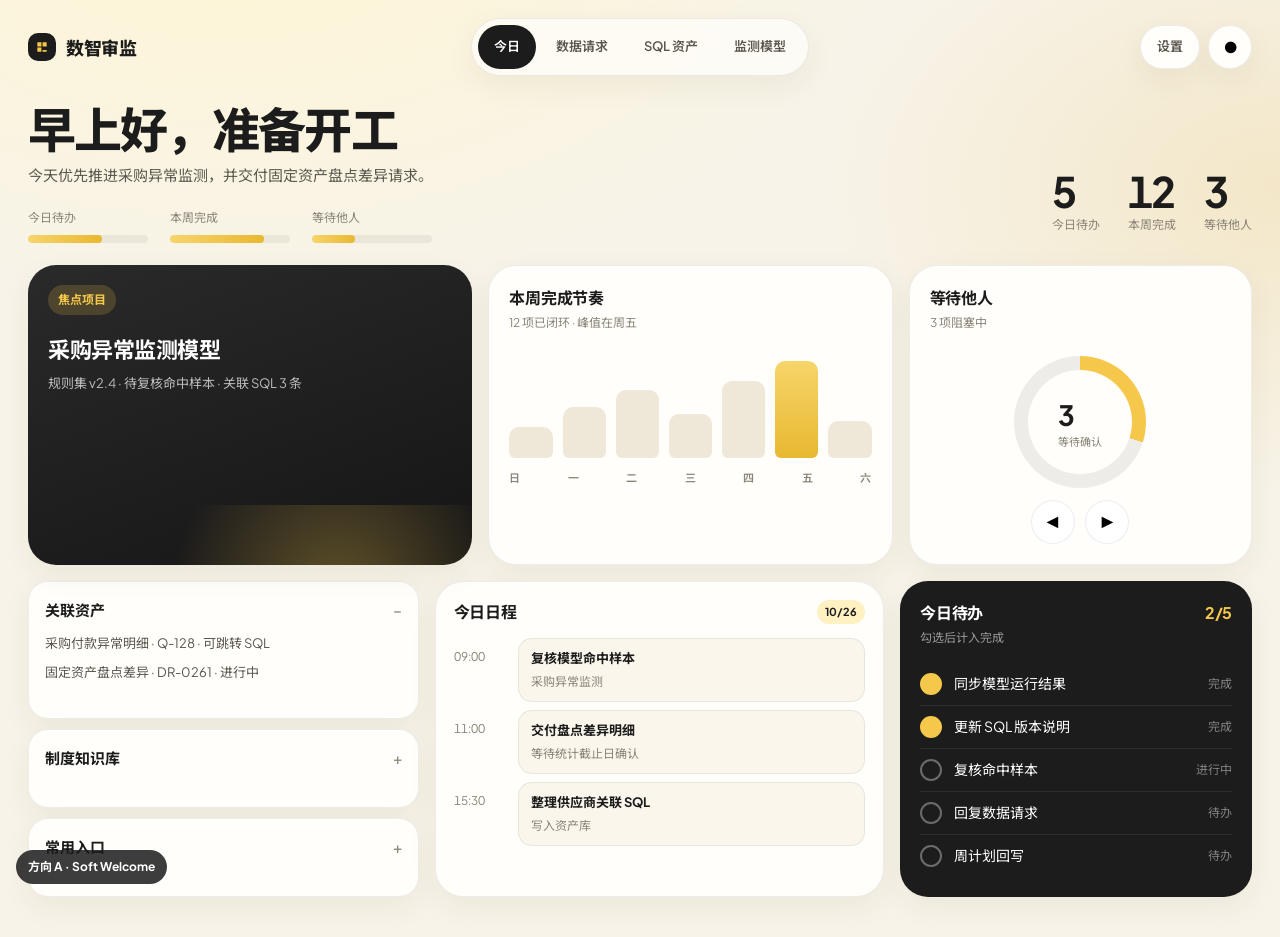
<file: audit-ai-workbench-ui/design-demos/dir-1.html>
<!DOCTYPE html>
<html lang="zh-CN">
<head>
<meta charset="UTF-8">
<meta name="viewport" content="width=device-width, initial-scale=1">
<title>方向 A · Soft Welcome · 数智审监工作台</title>
<link rel="preconnect" href="https://fonts.googleapis.com">
<link href="https://fonts.googleapis.com/css2?family=Plus+Jakarta+Sans:wght@400;500;600;700;800&family=Noto+Sans+SC:wght@400;500;700&family=JetBrains+Mono:wght@400;500&display=swap" rel="stylesheet">
<style>
:root{
  --page:#F7F3E8;
  --page-2:#FBF6E8;
  --card:#FFFEFB;
  --ink:#1C1C1C;
  --ink-2:#5C574E;
  --ink-3:#8A8478;
  --line:rgba(28,28,28,.08);
  --gold:#F5C84B;
  --gold-soft:#FFF1C2;
  --shadow:0 10px 30px rgba(60,48,20,.06);
  --r:28px; --r-sm:16px;
  --font:"Plus Jakarta Sans","Noto Sans SC",system-ui,sans-serif;
  --mono:"JetBrains Mono",ui-monospace,monospace;
}
*{box-sizing:border-box}
body{margin:0;min-height:100vh;font-family:var(--font);color:var(--ink);background:
  radial-gradient(1200px 700px at 18% -10%,#FFF6D4 0%,transparent 55%),
  radial-gradient(900px 600px at 100% 20%,#F3E7C8 0%,transparent 50%),
  var(--page); font-size:15px; line-height:1.5;}
button,input{font:inherit}
.app{max-width:1440px;margin:0 auto;padding:18px 28px 40px}
.top{display:grid;grid-template-columns:180px 1fr 180px;align-items:center;gap:16px;margin-bottom:28px}
.brand{display:flex;align-items:center;gap:10px;font-weight:800;font-size:18px;letter-spacing:-.02em}
.brand i{width:28px;height:28px;border-radius:10px;background:var(--ink);display:grid;place-items:center}
.brand i svg{width:14px;height:14px;fill:#F5C84B}
.pill-nav{justify-self:center;display:flex;gap:4px;padding:6px;background:rgba(255,254,251,.72);border:1px solid var(--line);border-radius:999px;backdrop-filter:blur(12px);box-shadow:var(--shadow)}
.pill-nav button{border:0;background:transparent;color:var(--ink-2);padding:10px 16px;border-radius:999px;cursor:pointer;font-weight:600;font-size:13px;min-height:44px}
.pill-nav button.active{background:var(--ink);color:#fff}
.top-actions{justify-self:end;display:flex;gap:8px;align-items:center}
.ghost{min-width:44px;min-height:44px;border-radius:999px;border:1px solid var(--line);background:var(--card);display:grid;place-items:center;cursor:pointer;box-shadow:var(--shadow)}
.ghost.wide{padding:0 16px;font-weight:600;font-size:13px;color:var(--ink-2)}
.view{display:none}.view.active{display:block}
.hero{display:grid;grid-template-columns:1.4fr .9fr;gap:24px;align-items:end;margin-bottom:22px}
.hero h1{margin:0;font-size:48px;letter-spacing:-.04em;line-height:1.05;font-weight:800}
.hero p{margin:10px 0 0;color:var(--ink-2);max-width:36em}
.mini-bars{display:flex;gap:22px;margin-top:22px;flex-wrap:wrap}
.mini-bars div{min-width:120px}
.mini-bars span{display:block;font-size:12px;color:var(--ink-3);margin-bottom:8px}
.bar{height:8px;border-radius:999px;background:rgba(28,28,28,.06);overflow:hidden}
.bar i{display:block;height:100%;border-radius:inherit;background:linear-gradient(90deg,#F7D56A,#E8B830)}
.stats{display:flex;gap:28px;justify-content:flex-end;padding-bottom:8px}
.stats strong{display:block;font-size:42px;font-variant-numeric:tabular-nums;letter-spacing:-.04em;line-height:1}
.stats em{font-style:normal;font-size:12px;color:var(--ink-3)}
.grid{display:grid;grid-template-columns:1.1fr 1fr .85fr;gap:16px;margin-bottom:16px}
.card{background:var(--card);border:1px solid var(--line);border-radius:var(--r);box-shadow:var(--shadow);padding:20px}
.card h3{margin:0 0 4px;font-size:16px;letter-spacing:-.02em}
.card .sub{margin:0 0 16px;color:var(--ink-3);font-size:12px}
.focus{position:relative;overflow:hidden;min-height:220px;background:linear-gradient(160deg,#2A2A2A,#151515);color:#fff;border:0}
.focus::after{content:"";position:absolute;inset:auto -20% -40% 20%;height:180px;background:radial-gradient(circle,#F5C84B55,transparent 70%)}
.focus .tag{display:inline-flex;padding:6px 10px;border-radius:999px;background:rgba(245,200,75,.18);color:#F5C84B;font-size:12px;font-weight:700}
.focus h3{color:#fff;font-size:22px;margin-top:18px;position:relative}
.focus p{color:rgba(255,255,255,.7);position:relative;margin:8px 0 0;font-size:13px}
.chart{display:flex;align-items:flex-end;gap:10px;height:110px;margin:8px 0 12px}
.chart span{flex:1;border-radius:10px 10px 6px 6px;background:#EFE8D8;display:block}
.chart span.on{background:linear-gradient(180deg,#F7D56A,#E8B830)}
.days{display:flex;justify-content:space-between;color:var(--ink-3);font-size:11px;font-weight:600}
.ring-wrap{display:grid;place-items:center;padding:8px 0 4px}
.ring{width:132px;height:132px;border-radius:50%;background:
  conic-gradient(#F5C84B 0 108deg, rgba(28,28,28,.08) 0);
  display:grid;place-items:center;position:relative}
.ring::before{content:"";position:absolute;inset:14px;border-radius:50%;background:var(--card)}
.ring b{position:relative;font-size:28px;font-variant-numeric:tabular-nums;letter-spacing:-.03em}
.ring small{position:relative;display:block;text-align:center;color:var(--ink-3);font-size:11px;margin-top:-2px}
.controls{display:flex;justify-content:center;gap:10px;margin-top:8px}
.controls button{width:44px;height:44px;border-radius:50%;border:1px solid var(--line);background:#fff;cursor:pointer}
.bottom{display:grid;grid-template-columns:1fr 1.15fr .9fr;gap:16px}
.acc{display:grid;gap:10px}
.acc details{background:var(--card);border:1px solid var(--line);border-radius:20px;padding:14px 16px;box-shadow:var(--shadow)}
.acc summary{cursor:pointer;font-weight:700;list-style:none;display:flex;justify-content:space-between;align-items:center;min-height:28px}
.acc summary::-webkit-details-marker{display:none}
.acc summary::after{content:"+";color:var(--ink-3);font-weight:500}
.acc details[open] summary::after{content:"–"}
.acc p{margin:10px 0 0;color:var(--ink-2);font-size:13px}
.cal{padding:18px}
.cal-head{display:flex;justify-content:space-between;align-items:center;margin-bottom:14px}
.slots{display:grid;gap:8px}
.slot{display:grid;grid-template-columns:54px 1fr;gap:10px;align-items:start}
.slot time{font-size:12px;color:var(--ink-3);font-variant-numeric:tabular-nums;padding-top:10px}
.slot div{background:#FAF6EC;border-radius:14px;padding:10px 12px;border:1px solid var(--line)}
.slot strong{display:block;font-size:13px}
.slot span{font-size:12px;color:var(--ink-3)}
.dark{background:var(--ink);color:#fff;border:0}
.dark .sub{color:rgba(255,255,255,.55)}
.task{display:flex;align-items:center;gap:12px;padding:10px 0;border-bottom:1px solid rgba(255,255,255,.08)}
.task:last-child{border-bottom:0}
.task button{width:22px;height:22px;border-radius:50%;border:2px solid rgba(255,255,255,.35);background:transparent;cursor:pointer;flex:none}
.task button.done{background:var(--gold);border-color:var(--gold)}
.task span{font-size:14px}
.task small{margin-left:auto;color:rgba(255,255,255,.45);font-size:12px}
.toolbar{display:flex;gap:10px;margin-bottom:14px;flex-wrap:wrap}
.search{flex:1;min-width:220px;min-height:44px;border-radius:999px;border:1px solid var(--line);background:var(--card);padding:0 16px;box-shadow:var(--shadow)}
.table{width:100%;border-collapse:separate;border-spacing:0 8px}
.table th{text-align:left;font-size:12px;color:var(--ink-3);font-weight:600;padding:0 14px 4px}
.table td{background:var(--card);padding:14px;border-top:1px solid var(--line);border-bottom:1px solid var(--line);font-size:13px}
.table tr td:first-child{border-left:1px solid var(--line);border-radius:16px 0 0 16px}
.table tr td:last-child{border-right:1px solid var(--line);border-radius:0 16px 16px 0}
.table tr{cursor:pointer}
.table tr:hover td{background:#FFFBF0}
.chip{display:inline-flex;padding:4px 8px;border-radius:999px;background:var(--gold-soft);font-size:11px;font-weight:700}
.mono{font-family:var(--mono);font-size:12px;background:#1C1C1C;color:#E8E2D4;border-radius:18px;padding:16px;overflow:auto;line-height:1.6}
.kw{color:#F5C84B}.tb{color:#9AD0FF}
.panel{display:grid;grid-template-columns:1.2fr .8fr;gap:16px}
.meta div{display:flex;justify-content:space-between;padding:10px 0;border-bottom:1px solid var(--line);font-size:13px}
.meta span{color:var(--ink-3)}
.link{color:#B8860B;font-weight:700;cursor:pointer;background:none;border:0;padding:0;font:inherit}
.dir-tag{position:fixed;left:16px;bottom:16px;z-index:9;background:var(--ink);color:#fff;padding:8px 12px;border-radius:999px;font-size:12px;font-weight:700;opacity:.85}
@media (max-width:1100px){
  .top{grid-template-columns:1fr}.pill-nav{justify-self:stretch;overflow:auto}
  .hero,.grid,.bottom,.panel{grid-template-columns:1fr}
  .stats{justify-content:flex-start}
}
</style>
</head>
<body>
<div class="app">
  <header class="top">
    <div class="brand"><i><svg viewBox="0 0 24 24"><path d="M4 4h7v7H4V4zm9 0h7v7h-7V4zM4 13h7v7H4v-7zm9 4h7v3h-7v-3z"/></svg></i>数智审监</div>
    <nav class="pill-nav" id="nav">
      <button class="active" data-view="today">今日</button>
      <button data-view="requests">数据请求</button>
      <button data-view="sql">SQL 资产</button>
      <button data-view="models">监测模型</button>
    </nav>
    <div class="top-actions">
      <button class="ghost wide" type="button">设置</button>
      <button class="ghost" type="button" aria-label="通知">●</button>
    </div>
  </header>

  <section class="view active" id="view-today">
    <div class="hero">
      <div>
        <h1>早上好，准备开工</h1>
        <p>今天优先推进采购异常监测，并交付固定资产盘点差异请求。</p>
        <div class="mini-bars">
          <div><span>今日待办</span><div class="bar"><i style="width:62%"></i></div></div>
          <div><span>本周完成</span><div class="bar"><i style="width:78%"></i></div></div>
          <div><span>等待他人</span><div class="bar"><i style="width:36%"></i></div></div>
        </div>
      </div>
      <div class="stats">
        <div><strong>5</strong><em>今日待办</em></div>
        <div><strong>12</strong><em>本周完成</em></div>
        <div><strong>3</strong><em>等待他人</em></div>
      </div>
    </div>
    <div class="grid">
      <article class="card focus">
        <span class="tag">焦点项目</span>
        <h3>采购异常监测模型</h3>
        <p>规则集 v2.4 · 待复核命中样本 · 关联 SQL 3 条</p>
      </article>
      <article class="card">
        <h3>本周完成节奏</h3>
        <p class="sub">12 项已闭环 · 峰值在周五</p>
        <div class="chart" id="weekChart">
          <span style="height:28%"></span><span style="height:46%"></span><span style="height:62%"></span><span style="height:40%"></span><span style="height:70%"></span><span class="on" style="height:88%"></span><span style="height:34%"></span>
        </div>
        <div class="days"><span>日</span><span>一</span><span>二</span><span>三</span><span>四</span><span>五</span><span>六</span></div>
      </article>
      <article class="card">
        <h3>等待他人</h3>
        <p class="sub">3 项阻塞中</p>
        <div class="ring-wrap"><div class="ring"><div><b>3</b><small>等待确认</small></div></div></div>
        <div class="controls"><button type="button">◀</button><button type="button">▶</button></div>
      </article>
    </div>
    <div class="bottom">
      <div class="acc">
        <details open>
          <summary>关联资产</summary>
          <p>采购付款异常明细 · Q-128 · 可跳转 SQL</p>
          <p>固定资产盘点差异 · DR-0261 · 进行中</p>
        </details>
        <details><summary>制度知识库</summary><p>采购管理制度与付款校验口径。</p></details>
        <details><summary>常用入口</summary><p>审计系统 · 数据仓库 · BI · 法规库 · 知识库</p></details>
      </div>
      <article class="card cal">
        <div class="cal-head"><h3 style="margin:0">今日日程</h3><span class="chip">10/26</span></div>
        <div class="slots">
          <div class="slot"><time>09:00</time><div><strong>复核模型命中样本</strong><span>采购异常监测</span></div></div>
          <div class="slot"><time>11:00</time><div><strong>交付盘点差异明细</strong><span>等待统计截止日确认</span></div></div>
          <div class="slot"><time>15:30</time><div><strong>整理供应商关联 SQL</strong><span>写入资产库</span></div></div>
        </div>
      </article>
      <article class="card dark">
        <h3>今日待办 <span style="float:right;color:var(--gold)">2/5</span></h3>
        <p class="sub">勾选后计入完成</p>
        <div class="task"><button class="done" type="button"></button><span>同步模型运行结果</span><small>完成</small></div>
        <div class="task"><button class="done" type="button"></button><span>更新 SQL 版本说明</span><small>完成</small></div>
        <div class="task"><button type="button" data-check></button><span>复核命中样本</span><small>进行中</small></div>
        <div class="task"><button type="button" data-check></button><span>回复数据请求</span><small>待办</small></div>
        <div class="task"><button type="button" data-check></button><span>周计划回写</span><small>待办</small></div>
      </article>
    </div>
  </section>

  <section class="view" id="view-requests">
    <div class="toolbar"><input class="search" placeholder="搜索请求主题、需求人、部门…"><button class="ghost wide" type="button">新建请求</button></div>
    <table class="table">
      <thead><tr><th>主题</th><th>用途</th><th>关联 SQL</th><th>关联项目</th><th>状态</th></tr></thead>
      <tbody>
        <tr><td>固定资产盘点差异</td><td>报告支撑</td><td><button class="link" type="button" data-go="sql">Q-131</button></td><td><button class="link" type="button">审计报告数据支撑</button></td><td><span class="chip">处理中</span></td></tr>
        <tr><td>采购付款明细</td><td>采购审计</td><td><button class="link" type="button" data-go="sql">Q-128</button></td><td><button class="link" type="button">采购异常监测</button></td><td><span class="chip">待确认</span></td></tr>
        <tr><td>供应商关联分析</td><td>关联交易</td><td><button class="link" type="button" data-go="sql">Q-126</button></td><td><button class="link" type="button">采购异常监测</button></td><td><span class="chip">待处理</span></td></tr>
      </tbody>
    </table>
  </section>

  <section class="view" id="view-sql">
    <div class="toolbar"><input class="search" placeholder="搜索 SQL 名称、标签、表名…"><button class="ghost wide" type="button">新建资产</button></div>
    <div class="panel">
      <article class="card">
        <h3>采购付款异常明细</h3>
        <p class="sub">Q-128 · v1.4 · 复用 18 次 · 已验证</p>
        <pre class="mono"><span class="kw">SELECT</span> vendor_id, pay_amt, risk_flag
<span class="kw">FROM</span> <span class="tb">dwd.purchase_payment</span>
<span class="kw">WHERE</span> pay_amt &gt; :threshold
<span class="kw">ORDER BY</span> pay_amt <span class="kw">DESC</span>;</pre>
      </article>
      <article class="card meta">
        <h3>资产关系</h3>
        <div><span>关联项目</span><strong>采购异常监测</strong></div>
        <div><span>涉及表</span><strong>dwd.purchase_payment</strong></div>
        <div><span>关联请求</span><strong>DR-0258</strong></div>
        <div><span>最近更新</span><strong>2026-10-22</strong></div>
        <p class="sub" style="margin-top:14px">用途：识别超额付款与异常供应商。</p>
      </article>
    </div>
  </section>

  <section class="view" id="view-models">
    <div class="panel">
      <article class="card">
        <h3>采购异常监测模型</h3>
        <p class="sub">M-014 · v2.4 · 每日 06:30 · 运行正常</p>
        <div class="acc" style="margin-top:12px">
          <details open><summary>更新步骤</summary><p>☑ 更新前检查　☐ 修改规则　☐ 发布　☐ 验证　☐ 回滚预案</p></details>
          <details><summary>规则定义</summary><p>超额付款阈值 · 同供应商集中度 · 周末异常支付。</p></details>
          <details><summary>关联 SQL</summary><p><button class="link" data-go="sql" type="button">Q-128</button> · <button class="link" data-go="sql" type="button">Q-126</button></p></details>
        </div>
      </article>
      <article class="card">
        <h3>最近结果</h3>
        <p class="sub">命中 46 · 待复核 8</p>
        <div class="chart" style="height:140px">
          <span style="height:40%"></span><span style="height:55%"></span><span style="height:48%"></span><span style="height:70%"></span><span class="on" style="height:82%"></span><span style="height:60%"></span><span style="height:52%"></span>
        </div>
        <div class="days"><span>一</span><span>二</span><span>三</span><span>四</span><span>五</span><span>六</span><span>日</span></div>
      </article>
    </div>
  </section>
</div>
<div class="dir-tag">方向 A · Soft Welcome</div>
<script>
const nav=document.getElementById('nav');
function show(name){
  document.querySelectorAll('.view').forEach(v=>v.classList.toggle('active',v.id==='view-'+name));
  nav.querySelectorAll('button').forEach(b=>b.classList.toggle('active',b.dataset.view===name));
}
nav.addEventListener('click',e=>{const b=e.target.closest('button[data-view]');if(b)show(b.dataset.view)});
document.addEventListener('click',e=>{
  const go=e.target.closest('[data-go]'); if(go) show(go.dataset.go);
  const ck=e.target.closest('[data-check]'); if(ck){ck.classList.toggle('done');}
});
</script>
</body>
</html>
</file>
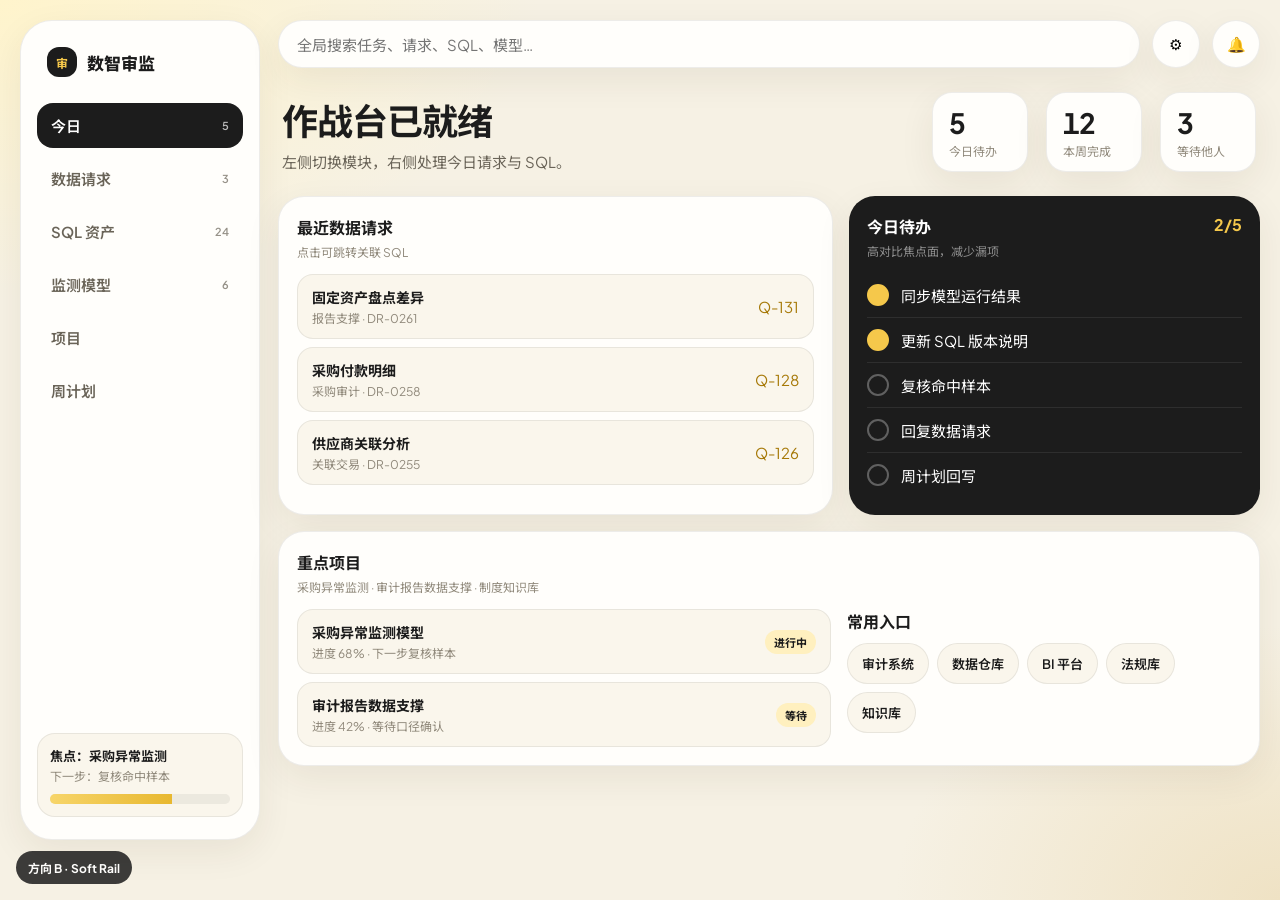
<file: audit-ai-workbench-ui/design-demos/dir-2.html>
<!DOCTYPE html>
<html lang="zh-CN">
<head>
<meta charset="UTF-8">
<meta name="viewport" content="width=device-width, initial-scale=1">
<title>方向 B · Soft Rail · 数智审监工作台</title>
<link href="https://fonts.googleapis.com/css2?family=Plus+Jakarta+Sans:wght@400;500;600;700;800&family=Noto+Sans+SC:wght@400;500;700&family=JetBrains+Mono:wght@400;500&display=swap" rel="stylesheet">
<style>
:root{
  --page:#F6F1E4; --card:#FFFEFB; --ink:#1C1C1C; --muted:#6A6458; --faint:#90897B;
  --line:rgba(28,28,28,.08); --gold:#F5C84B; --gold-soft:#FFF0BF;
  --shadow:0 12px 36px rgba(55,42,12,.07); --r:26px;
  --font:"Plus Jakarta Sans","Noto Sans SC",system-ui,sans-serif;
  --mono:"JetBrains Mono",ui-monospace,monospace;
}
*{box-sizing:border-box}
body{margin:0;min-height:100vh;font-family:var(--font);color:var(--ink);background:
  radial-gradient(900px 500px at 0% 0%,#FFF4CC,transparent 60%),
  radial-gradient(700px 500px at 100% 100%,#EFE2C4,transparent 55%),
  var(--page);font-size:15px}
button,input{font:inherit}
.shell{max-width:1440px;margin:0 auto;padding:20px;display:grid;grid-template-columns:240px 1fr;gap:18px;min-height:calc(100vh - 40px)}
.rail{background:var(--card);border:1px solid var(--line);border-radius:32px;box-shadow:var(--shadow);padding:22px 16px;display:flex;flex-direction:column;gap:8px}
.brand{display:flex;align-items:center;gap:10px;font-weight:800;padding:4px 10px 18px;font-size:17px}
.brand b{width:30px;height:30px;border-radius:12px;background:var(--ink);color:var(--gold);display:grid;place-items:center;font-size:12px}
.rail button{text-align:left;border:0;background:transparent;border-radius:16px;padding:12px 14px;min-height:44px;cursor:pointer;color:var(--muted);font-weight:600;display:flex;justify-content:space-between;align-items:center}
.rail button.active{background:var(--ink);color:#fff}
.rail button em{font-style:normal;font-size:11px;opacity:.7}
.rail .foot{margin-top:auto;padding:12px;border-radius:18px;background:#FAF6EC;border:1px solid var(--line)}
.rail .foot strong{display:block;font-size:13px}
.rail .foot span{font-size:12px;color:var(--faint)}
.main{display:flex;flex-direction:column;gap:16px;min-width:0}
.topbar{display:flex;gap:12px;align-items:center}
.search{flex:1;min-height:48px;border-radius:999px;border:1px solid var(--line);background:var(--card);box-shadow:var(--shadow);padding:0 18px}
.icon{width:48px;height:48px;border-radius:999px;border:1px solid var(--line);background:var(--card);box-shadow:var(--shadow);cursor:pointer}
.welcome{display:flex;justify-content:space-between;align-items:flex-end;gap:16px;padding:8px 4px}
.welcome h1{margin:0;font-size:36px;letter-spacing:-.03em}
.welcome p{margin:6px 0 0;color:var(--muted)}
.kpis{display:flex;gap:18px}
.kpis div{background:var(--card);border:1px solid var(--line);border-radius:20px;padding:12px 16px;box-shadow:var(--shadow);min-width:96px}
.kpis strong{display:block;font-size:28px;font-variant-numeric:tabular-nums;letter-spacing:-.03em}
.kpis span{font-size:12px;color:var(--faint)}
.view{display:none}.view.active{display:grid;gap:16px}
.duo{display:grid;grid-template-columns:1.15fr .85fr;gap:16px}
.card{background:var(--card);border:1px solid var(--line);border-radius:var(--r);box-shadow:var(--shadow);padding:18px}
.card h3{margin:0 0 4px;font-size:16px}
.sub{margin:0 0 14px;color:var(--faint);font-size:12px}
.list{display:grid;gap:8px}
.row{display:grid;grid-template-columns:1fr auto;gap:10px;align-items:center;padding:12px 14px;border-radius:16px;background:#FAF6EC;border:1px solid var(--line);cursor:pointer}
.row:hover{background:#FFF8DF}
.row strong{display:block;font-size:14px}
.row small{color:var(--faint);font-size:12px}
.chip{display:inline-flex;padding:4px 9px;border-radius:999px;background:var(--gold-soft);font-size:11px;font-weight:700}
.progress{height:10px;border-radius:999px;background:rgba(28,28,28,.06);overflow:hidden;margin-top:10px}
.progress i{display:block;height:100%;background:linear-gradient(90deg,#F7D56A,#E8B830)}
.dark{background:var(--ink);color:#fff;border:0}
.dark .sub{color:rgba(255,255,255,.5)}
.task{display:flex;gap:12px;align-items:center;padding:11px 0;border-bottom:1px solid rgba(255,255,255,.08)}
.task:last-child{border:0}
.task button{width:22px;height:22px;border-radius:50%;border:2px solid rgba(255,255,255,.3);background:transparent;cursor:pointer}
.task button.done{background:var(--gold);border-color:var(--gold)}
.mono{font-family:var(--mono);font-size:12px;background:#151515;color:#E9E2D2;border-radius:16px;padding:14px;line-height:1.65;overflow:auto}
.kw{color:#F5C84B}.tb{color:#9AD0FF}
.meta div{display:flex;justify-content:space-between;padding:10px 0;border-bottom:1px solid var(--line);font-size:13px}
.meta span{color:var(--faint)}
.link{border:0;background:none;color:#A67908;font-weight:700;cursor:pointer;padding:0;font:inherit}
.entries{display:flex;flex-wrap:wrap;gap:8px}
.entries span{padding:10px 14px;border-radius:999px;background:#FAF6EC;border:1px solid var(--line);font-size:13px;font-weight:600}
.dir-tag{position:fixed;left:16px;bottom:16px;background:var(--ink);color:#fff;padding:8px 12px;border-radius:999px;font-size:12px;font-weight:700;opacity:.85;z-index:5}
@media(max-width:980px){.shell{grid-template-columns:1fr}.duo{grid-template-columns:1fr}.rail{flex-direction:row;flex-wrap:wrap;border-radius:24px}}
</style>
</head>
<body>
<div class="shell">
  <aside class="rail">
    <div class="brand"><b>审</b>数智审监</div>
    <button class="active" data-view="today">今日 <em>5</em></button>
    <button data-view="requests">数据请求 <em>3</em></button>
    <button data-view="sql">SQL 资产 <em>24</em></button>
    <button data-view="models">监测模型 <em>6</em></button>
    <button type="button">项目</button>
    <button type="button">周计划</button>
    <div class="foot">
      <strong>焦点：采购异常监测</strong>
      <span>下一步：复核命中样本</span>
      <div class="progress"><i style="width:68%"></i></div>
    </div>
  </aside>
  <main class="main">
    <div class="topbar">
      <input class="search" placeholder="全局搜索任务、请求、SQL、模型…">
      <button class="icon" type="button" aria-label="设置">⚙</button>
      <button class="icon" type="button" aria-label="通知">🔔</button>
    </div>
    <div class="welcome">
      <div>
        <h1>作战台已就绪</h1>
        <p>左侧切换模块，右侧处理今日请求与 SQL。</p>
      </div>
      <div class="kpis">
        <div><strong>5</strong><span>今日待办</span></div>
        <div><strong>12</strong><span>本周完成</span></div>
        <div><strong>3</strong><span>等待他人</span></div>
      </div>
    </div>

    <section class="view active" id="view-today">
      <div class="duo">
        <article class="card">
          <h3>最近数据请求</h3>
          <p class="sub">点击可跳转关联 SQL</p>
          <div class="list">
            <div class="row"><div><strong>固定资产盘点差异</strong><small>报告支撑 · DR-0261</small></div><button class="link" data-go="sql" type="button">Q-131</button></div>
            <div class="row"><div><strong>采购付款明细</strong><small>采购审计 · DR-0258</small></div><button class="link" data-go="sql" type="button">Q-128</button></div>
            <div class="row"><div><strong>供应商关联分析</strong><small>关联交易 · DR-0255</small></div><button class="link" data-go="sql" type="button">Q-126</button></div>
          </div>
        </article>
        <article class="card dark">
          <h3>今日待办 <span style="float:right;color:var(--gold)">2/5</span></h3>
          <p class="sub">高对比焦点面，减少漏项</p>
          <div class="task"><button class="done" type="button"></button><span>同步模型运行结果</span></div>
          <div class="task"><button class="done" type="button"></button><span>更新 SQL 版本说明</span></div>
          <div class="task"><button data-check type="button"></button><span>复核命中样本</span></div>
          <div class="task"><button data-check type="button"></button><span>回复数据请求</span></div>
          <div class="task"><button data-check type="button"></button><span>周计划回写</span></div>
        </article>
      </div>
      <article class="card">
        <h3>重点项目</h3>
        <p class="sub">采购异常监测 · 审计报告数据支撑 · 制度知识库</p>
        <div class="duo" style="margin-top:4px">
          <div>
            <div class="row"><div><strong>采购异常监测模型</strong><small>进度 68% · 下一步复核样本</small></div><span class="chip">进行中</span></div>
            <div class="row" style="margin-top:8px"><div><strong>审计报告数据支撑</strong><small>进度 42% · 等待口径确认</small></div><span class="chip">等待</span></div>
          </div>
          <div>
            <h3 style="margin-top:0">常用入口</h3>
            <div class="entries" style="margin-top:10px">
              <span>审计系统</span><span>数据仓库</span><span>BI 平台</span><span>法规库</span><span>知识库</span>
            </div>
          </div>
        </div>
      </article>
    </section>

    <section class="view" id="view-requests">
      <article class="card">
        <h3>数据请求列表</h3>
        <p class="sub">关联 SQL / 项目可直接跳转</p>
        <div class="list">
          <div class="row"><div><strong>固定资产盘点差异</strong><small>关联项目：审计报告数据支撑</small></div><div><button class="link" data-go="sql" type="button">打开 SQL</button> · <span class="chip">处理中</span></div></div>
          <div class="row"><div><strong>采购付款明细</strong><small>关联项目：采购异常监测</small></div><div><button class="link" data-go="sql" type="button">打开 SQL</button> · <span class="chip">待确认</span></div></div>
          <div class="row"><div><strong>供应商关联分析</strong><small>关联项目：采购异常监测</small></div><div><button class="link" data-go="sql" type="button">打开 SQL</button> · <span class="chip">待处理</span></div></div>
        </div>
      </article>
    </section>

    <section class="view" id="view-sql">
      <div class="duo">
        <article class="card">
          <h3>采购付款异常明细</h3>
          <p class="sub">Q-128 · v1.4 · 已验证 · 复用 18</p>
          <pre class="mono"><span class="kw">SELECT</span> vendor_id, pay_amt, risk_flag
<span class="kw">FROM</span> <span class="tb">dwd.purchase_payment</span>
<span class="kw">WHERE</span> pay_amt &gt; :threshold;</pre>
        </article>
        <article class="card meta">
          <h3>关系</h3>
          <div><span>项目</span><strong>采购异常监测</strong></div>
          <div><span>请求</span><strong>DR-0258</strong></div>
          <div><span>表</span><strong>dwd.purchase_payment</strong></div>
          <div><span>更新</span><strong>2026-10-22</strong></div>
        </article>
      </div>
    </section>

    <section class="view" id="view-models">
      <div class="duo">
        <article class="card">
          <h3>采购异常监测模型</h3>
          <p class="sub">M-014 · v2.4 · 每日 06:30</p>
          <div class="list">
            <div class="row"><div><strong>更新前检查</strong><small>依赖对象与样本就绪</small></div><span class="chip">完成</span></div>
            <div class="row"><div><strong>修改规则</strong><small>阈值与集中度</small></div><span class="chip">进行中</span></div>
            <div class="row"><div><strong>发布 / 验证 / 回滚</strong><small>待执行</small></div><span class="chip">待办</span></div>
          </div>
        </article>
        <article class="card">
          <h3>关联 SQL</h3>
          <p class="sub">从模型跳回资产</p>
          <div class="list">
            <div class="row"><div><strong>Q-128 采购付款异常</strong></div><button class="link" data-go="sql" type="button">打开</button></div>
            <div class="row"><div><strong>Q-126 供应商关联</strong></div><button class="link" data-go="sql" type="button">打开</button></div>
          </div>
        </article>
      </div>
    </section>
  </main>
</div>
<div class="dir-tag">方向 B · Soft Rail</div>
<script>
const rail=document.querySelector('.rail');
function show(name){
  document.querySelectorAll('.view').forEach(v=>v.classList.toggle('active',v.id==='view-'+name));
  rail.querySelectorAll('button[data-view]').forEach(b=>b.classList.toggle('active',b.dataset.view===name));
}
rail.addEventListener('click',e=>{const b=e.target.closest('button[data-view]');if(b)show(b.dataset.view)});
document.addEventListener('click',e=>{
  const go=e.target.closest('[data-go]'); if(go) show(go.dataset.go);
  const ck=e.target.closest('[data-check]'); if(ck) ck.classList.toggle('done');
});
</script>
</body>
</html>
</file>
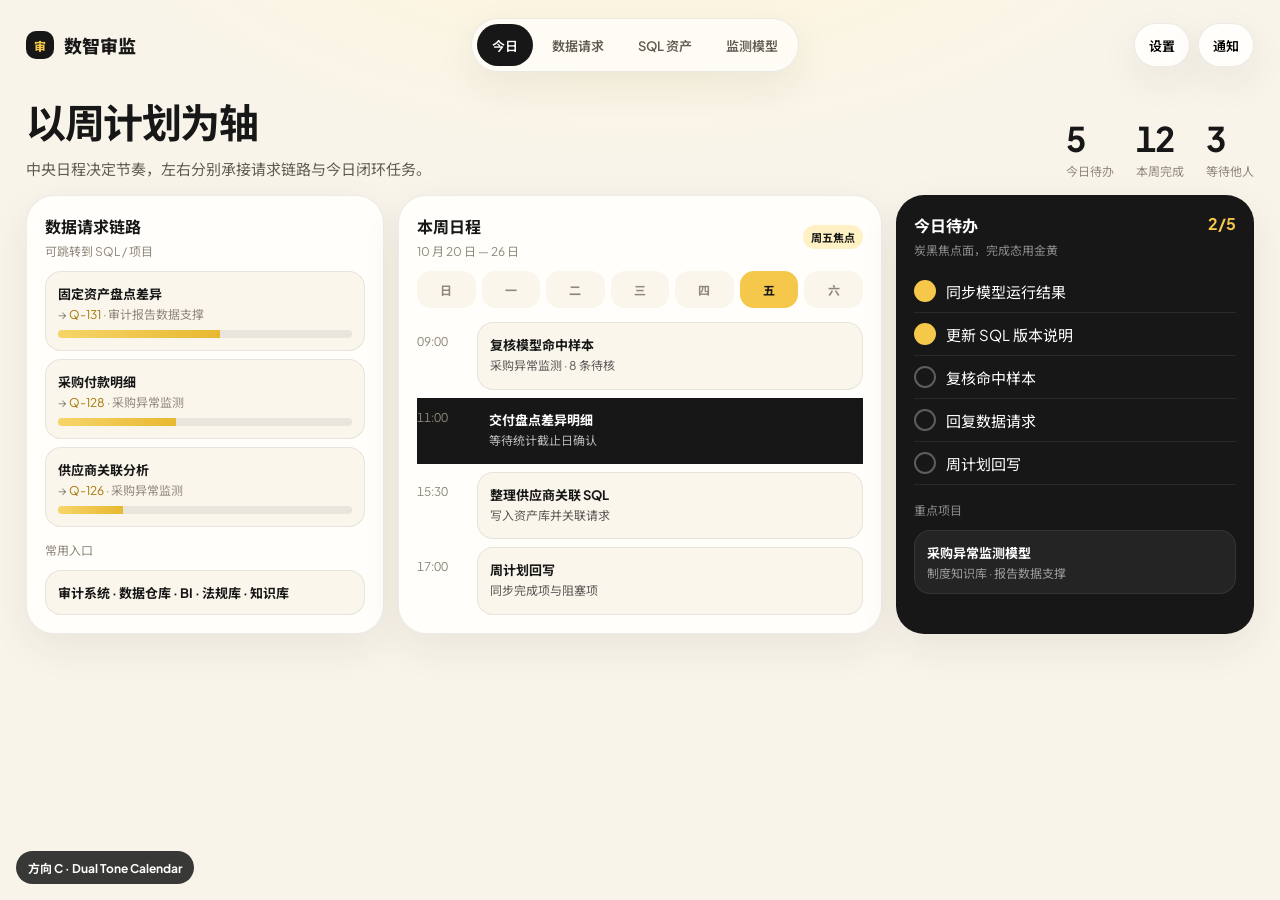
<file: audit-ai-workbench-ui/design-demos/dir-3.html>
<!DOCTYPE html>
<html lang="zh-CN">
<head>
<meta charset="UTF-8">
<meta name="viewport" content="width=device-width, initial-scale=1">
<title>方向 C · Dual Tone Calendar · 数智审监工作台</title>
<link href="https://fonts.googleapis.com/css2?family=Plus+Jakarta+Sans:wght@400;500;600;700;800&family=Noto+Sans+SC:wght@400;500;700&family=JetBrains+Mono:wght@400;500&display=swap" rel="stylesheet">
<style>
:root{
  --page:#F8F4EA; --card:#FFFEFB; --ink:#171717; --muted:#615C52; --faint:#8F887A;
  --line:rgba(23,23,23,.08); --gold:#F5C84B; --gold-soft:#FFF1C4;
  --shadow:0 14px 40px rgba(50,40,10,.07); --r:28px;
  --font:"Plus Jakarta Sans","Noto Sans SC",system-ui,sans-serif;
  --mono:"JetBrains Mono",ui-monospace,monospace;
}
*{box-sizing:border-box}
body{margin:0;min-height:100vh;font-family:var(--font);color:var(--ink);background:
  radial-gradient(1100px 620px at 50% -20%,#FFF7D6,transparent 58%),
  var(--page);font-size:15px}
button,input{font:inherit}
.app{max-width:1440px;margin:0 auto;padding:18px 26px 36px}
.top{display:flex;align-items:center;justify-content:space-between;gap:16px;margin-bottom:20px}
.brand{font-weight:800;font-size:18px;display:flex;gap:10px;align-items:center}
.brand i{width:28px;height:28px;border-radius:10px;background:var(--ink);color:var(--gold);display:grid;place-items:center;font-style:normal;font-size:12px}
.pill{display:flex;gap:4px;padding:5px;border-radius:999px;background:rgba(255,254,251,.75);border:1px solid var(--line);box-shadow:var(--shadow)}
.pill button{border:0;background:transparent;min-height:42px;padding:0 15px;border-radius:999px;cursor:pointer;font-weight:600;font-size:13px;color:var(--muted)}
.pill button.active{background:var(--ink);color:#fff}
.actions{display:flex;gap:8px}
.ghost{min-height:44px;min-width:44px;border-radius:999px;border:1px solid var(--line);background:var(--card);box-shadow:var(--shadow);cursor:pointer;padding:0 14px;font-weight:600;font-size:13px}
.intro{display:flex;justify-content:space-between;align-items:flex-end;margin-bottom:16px;gap:16px}
.intro h1{margin:0;font-size:40px;letter-spacing:-.035em}
.intro p{margin:8px 0 0;color:var(--muted);max-width:34em}
.nums{display:flex;gap:22px}
.nums strong{display:block;font-size:34px;font-variant-numeric:tabular-nums;letter-spacing:-.03em}
.nums span{font-size:12px;color:var(--faint)}
.view{display:none}.view.active{display:block}
.stage{display:grid;grid-template-columns:1fr 1.35fr 1fr;gap:14px;align-items:stretch}
.card{background:var(--card);border:1px solid var(--line);border-radius:var(--r);box-shadow:var(--shadow);padding:18px}
.card h3{margin:0 0 4px;font-size:16px}
.sub{margin:0 0 12px;color:var(--faint);font-size:12px}
.cal{grid-column:auto;min-height:420px;display:flex;flex-direction:column}
.cal-head{display:flex;justify-content:space-between;align-items:center;margin-bottom:12px}
.week{display:grid;grid-template-columns:repeat(7,1fr);gap:6px;margin-bottom:14px}
.week span{text-align:center;padding:10px 0;border-radius:14px;font-size:12px;font-weight:700;color:var(--faint);background:#FAF6EC}
.week span.on{background:var(--gold);color:var(--ink)}
.timeline{flex:1;display:grid;gap:8px}
.block{display:grid;grid-template-columns:52px 1fr;gap:8px}
.block time{font-size:12px;color:var(--faint);padding-top:12px;font-variant-numeric:tabular-nums}
.block div{border-radius:16px;padding:12px;background:#FAF6EC;border:1px solid var(--line)}
.block.dark div{background:var(--ink);color:#fff;border:0}
.block strong{display:block;font-size:13px}
.block span{font-size:12px;opacity:.7}
.side-list{display:grid;gap:8px}
.item{padding:12px;border-radius:16px;background:#FAF6EC;border:1px solid var(--line)}
.item strong{display:block;font-size:13px}
.item small{color:var(--faint);font-size:12px}
.dark{background:var(--ink);color:#fff;border:0}
.dark .sub{color:rgba(255,255,255,.5)}
.task{display:flex;gap:10px;align-items:center;padding:10px 0;border-bottom:1px solid rgba(255,255,255,.08)}
.task:last-child{border:0}
.task button{width:22px;height:22px;border-radius:50%;border:2px solid rgba(255,255,255,.3);background:transparent;cursor:pointer}
.task button.done{background:var(--gold);border-color:var(--gold)}
.chip{display:inline-flex;padding:4px 8px;border-radius:999px;background:var(--gold-soft);color:var(--ink);font-size:11px;font-weight:700}
.bar{height:8px;border-radius:999px;background:rgba(28,28,28,.08);overflow:hidden;margin-top:8px}
.bar i{display:block;height:100%;background:linear-gradient(90deg,#F7D56A,#E8B830)}
.toolbar{display:flex;gap:10px;margin-bottom:14px}
.search{flex:1;min-height:44px;border-radius:999px;border:1px solid var(--line);background:var(--card);box-shadow:var(--shadow);padding:0 16px}
.table{width:100%;border-collapse:separate;border-spacing:0 8px}
.table th{text-align:left;font-size:12px;color:var(--faint);padding:0 12px}
.table td{background:var(--card);padding:13px;border-top:1px solid var(--line);border-bottom:1px solid var(--line);font-size:13px}
.table td:first-child{border-left:1px solid var(--line);border-radius:14px 0 0 14px}
.table td:last-child{border-right:1px solid var(--line);border-radius:0 14px 14px 0}
.link{border:0;background:none;color:#A67908;font-weight:700;cursor:pointer;padding:0;font:inherit}
.panel{display:grid;grid-template-columns:1.25fr .75fr;gap:14px}
.mono{font-family:var(--mono);font-size:12px;background:#141414;color:#E8E1D2;border-radius:18px;padding:14px;line-height:1.65;overflow:auto}
.kw{color:#F5C84B}.tb{color:#9AD0FF}
.meta div{display:flex;justify-content:space-between;padding:10px 0;border-bottom:1px solid var(--line);font-size:13px}
.meta span{color:var(--faint)}
.dir-tag{position:fixed;left:16px;bottom:16px;background:var(--ink);color:#fff;padding:8px 12px;border-radius:999px;font-size:12px;font-weight:700;opacity:.85;z-index:5}
@media(max-width:1100px){.stage,.panel{grid-template-columns:1fr}.pill{overflow:auto}}
</style>
</head>
<body>
<div class="app">
  <header class="top">
    <div class="brand"><i>审</i>数智审监</div>
    <nav class="pill" id="nav">
      <button class="active" data-view="today">今日</button>
      <button data-view="requests">数据请求</button>
      <button data-view="sql">SQL 资产</button>
      <button data-view="models">监测模型</button>
    </nav>
    <div class="actions"><button class="ghost" type="button">设置</button><button class="ghost" type="button">通知</button></div>
  </header>

  <section class="view active" id="view-today">
    <div class="intro">
      <div>
        <h1>以周计划为轴</h1>
        <p>中央日程决定节奏，左右分别承接请求链路与今日闭环任务。</p>
      </div>
      <div class="nums">
        <div><strong>5</strong><span>今日待办</span></div>
        <div><strong>12</strong><span>本周完成</span></div>
        <div><strong>3</strong><span>等待他人</span></div>
      </div>
    </div>
    <div class="stage">
      <article class="card">
        <h3>数据请求链路</h3>
        <p class="sub">可跳转到 SQL / 项目</p>
        <div class="side-list">
          <div class="item"><strong>固定资产盘点差异</strong><small>→ <button class="link" data-go="sql" type="button">Q-131</button> · 审计报告数据支撑</small><div class="bar"><i style="width:55%"></i></div></div>
          <div class="item"><strong>采购付款明细</strong><small>→ <button class="link" data-go="sql" type="button">Q-128</button> · 采购异常监测</small><div class="bar"><i style="width:40%"></i></div></div>
          <div class="item"><strong>供应商关联分析</strong><small>→ <button class="link" data-go="sql" type="button">Q-126</button> · 采购异常监测</small><div class="bar"><i style="width:22%"></i></div></div>
        </div>
        <p class="sub" style="margin-top:14px">常用入口</p>
        <div class="side-list">
          <div class="item"><strong>审计系统 · 数据仓库 · BI · 法规库 · 知识库</strong></div>
        </div>
      </article>

      <article class="card cal">
        <div class="cal-head">
          <div>
            <h3 style="margin:0">本周日程</h3>
            <p class="sub" style="margin:4px 0 0">10 月 20 日 — 26 日</p>
          </div>
          <span class="chip">周五焦点</span>
        </div>
        <div class="week">
          <span>日</span><span>一</span><span>二</span><span>三</span><span>四</span><span class="on">五</span><span>六</span>
        </div>
        <div class="timeline">
          <div class="block"><time>09:00</time><div><strong>复核模型命中样本</strong><span>采购异常监测 · 8 条待核</span></div></div>
          <div class="block dark"><time>11:00</time><div><strong>交付盘点差异明细</strong><span>等待统计截止日确认</span></div></div>
          <div class="block"><time>15:30</time><div><strong>整理供应商关联 SQL</strong><span>写入资产库并关联请求</span></div></div>
          <div class="block"><time>17:00</time><div><strong>周计划回写</strong><span>同步完成项与阻塞项</span></div></div>
        </div>
      </article>

      <article class="card dark">
        <h3>今日待办 <span style="float:right;color:var(--gold)">2/5</span></h3>
        <p class="sub">炭黑焦点面，完成态用金黄</p>
        <div class="task"><button class="done" type="button"></button><span>同步模型运行结果</span></div>
        <div class="task"><button class="done" type="button"></button><span>更新 SQL 版本说明</span></div>
        <div class="task"><button data-check type="button"></button><span>复核命中样本</span></div>
        <div class="task"><button data-check type="button"></button><span>回复数据请求</span></div>
        <div class="task"><button data-check type="button"></button><span>周计划回写</span></div>
        <p class="sub" style="margin-top:16px">重点项目</p>
        <div class="item" style="background:rgba(255,255,255,.06);border-color:rgba(255,255,255,.08)"><strong style="color:#fff">采购异常监测模型</strong><small style="color:rgba(255,255,255,.55)">制度知识库 · 报告数据支撑</small></div>
      </article>
    </div>
  </section>

  <section class="view" id="view-requests">
    <div class="toolbar"><input class="search" placeholder="搜索数据请求…"><button class="ghost" type="button">新建</button></div>
    <table class="table">
      <thead><tr><th>主题</th><th>关联 SQL</th><th>关联项目</th><th>状态</th></tr></thead>
      <tbody>
        <tr><td>固定资产盘点差异</td><td><button class="link" data-go="sql" type="button">Q-131</button></td><td>审计报告数据支撑</td><td><span class="chip">处理中</span></td></tr>
        <tr><td>采购付款明细</td><td><button class="link" data-go="sql" type="button">Q-128</button></td><td>采购异常监测</td><td><span class="chip">待确认</span></td></tr>
        <tr><td>供应商关联分析</td><td><button class="link" data-go="sql" type="button">Q-126</button></td><td>采购异常监测</td><td><span class="chip">待处理</span></td></tr>
      </tbody>
    </table>
  </section>

  <section class="view" id="view-sql">
    <div class="panel">
      <article class="card">
        <h3>采购付款异常明细</h3>
        <p class="sub">Q-128 · v1.4 · 复用 18 · 已验证</p>
        <pre class="mono"><span class="kw">SELECT</span> vendor_id, pay_amt, risk_flag
<span class="kw">FROM</span> <span class="tb">dwd.purchase_payment</span>
<span class="kw">WHERE</span> pay_amt &gt; :threshold
<span class="kw">ORDER BY</span> pay_amt <span class="kw">DESC</span>;</pre>
      </article>
      <article class="card meta">
        <h3>追溯</h3>
        <div><span>项目</span><strong>采购异常监测</strong></div>
        <div><span>请求</span><strong>DR-0258</strong></div>
        <div><span>模型</span><strong>M-014</strong></div>
        <div><span>更新</span><strong>2026-10-22</strong></div>
      </article>
    </div>
  </section>

  <section class="view" id="view-models">
    <div class="panel">
      <article class="card">
        <h3>采购异常监测模型</h3>
        <p class="sub">M-014 · v2.4 · 每日 06:30 · 正常</p>
        <div class="side-list">
          <div class="item"><strong>更新前检查</strong><small>完成</small></div>
          <div class="item"><strong>修改规则 / 发布 / 验证 / 回滚</strong><small>进行中</small><div class="bar"><i style="width:35%"></i></div></div>
        </div>
      </article>
      <article class="card dark">
        <h3>关联 SQL</h3>
        <p class="sub">从模型跳回资产库</p>
        <div class="task"><span>Q-128 采购付款异常</span><button class="link" data-go="sql" type="button" style="margin-left:auto;color:var(--gold)">打开</button></div>
        <div class="task"><span>Q-126 供应商关联</span><button class="link" data-go="sql" type="button" style="margin-left:auto;color:var(--gold)">打开</button></div>
      </article>
    </div>
  </section>
</div>
<div class="dir-tag">方向 C · Dual Tone Calendar</div>
<script>
const nav=document.getElementById('nav');
function show(name){
  document.querySelectorAll('.view').forEach(v=>v.classList.toggle('active',v.id==='view-'+name));
  nav.querySelectorAll('button').forEach(b=>b.classList.toggle('active',b.dataset.view===name));
}
nav.addEventListener('click',e=>{const b=e.target.closest('button[data-view]');if(b)show(b.dataset.view)});
document.addEventListener('click',e=>{
  const go=e.target.closest('[data-go]'); if(go) show(go.dataset.go);
  const ck=e.target.closest('[data-check]'); if(ck) ck.classList.toggle('done');
});
</script>
</body>
</html>
</file>
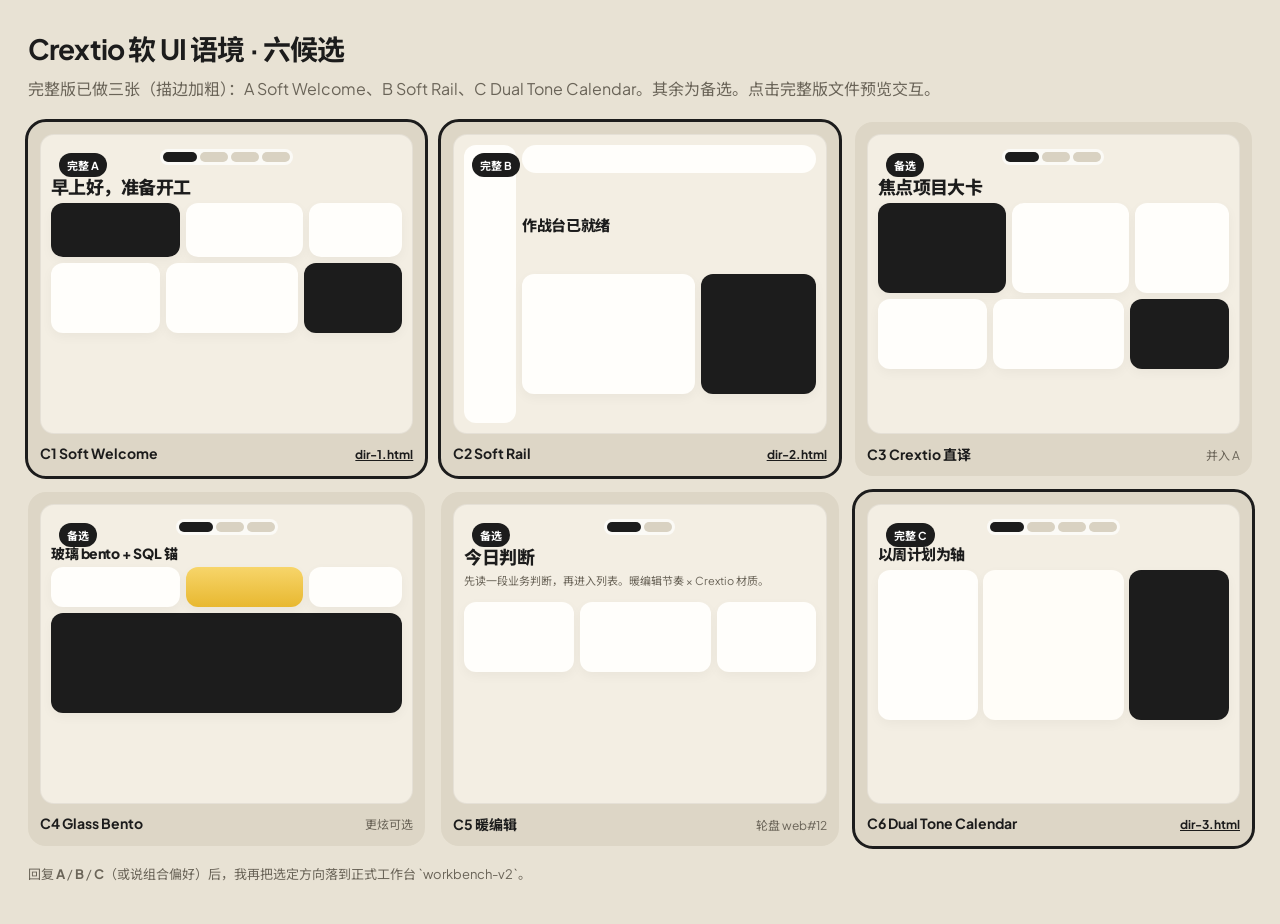
<file: audit-ai-workbench-ui/design-demos/thumbs.html>
<!DOCTYPE html>
<html lang="zh-CN">
<head>
<meta charset="UTF-8">
<meta name="viewport" content="width=device-width, initial-scale=1">
<title>六候选缩略图 · Crextio 语境</title>
<link href="https://fonts.googleapis.com/css2?family=Plus+Jakarta+Sans:wght@500;700;800&family=Noto+Sans+SC:wght@400;700&display=swap" rel="stylesheet">
<style>
:root{--ink:#1c1c1c;--gold:#F5C84B;--page:#F3EEE3;--card:#FFFEFB;--font:"Plus Jakarta Sans","Noto Sans SC",system-ui,sans-serif}
*{box-sizing:border-box}
body{margin:0;font-family:var(--font);background:#E8E2D4;color:var(--ink);padding:28px}
h1{margin:0 0 8px;font-size:28px;letter-spacing:-.03em}
.lead{margin:0 0 22px;color:#6a6458;max-width:60em}
.grid{display:grid;grid-template-columns:repeat(3,1fr);gap:16px;max-width:1440px}
.cell{background:#ddd6c6;border-radius:18px;padding:12px;position:relative}
.cell.pick{outline:3px solid var(--ink)}
.frame{height:300px;border-radius:14px;overflow:hidden;background:var(--page);border:1px solid rgba(0,0,0,.06);position:relative;padding:10px}
.label{margin-top:10px;display:flex;justify-content:space-between;gap:8px;align-items:baseline}
.label strong{font-size:14px}.label span{font-size:12px;color:#6a6458}
.badge{position:absolute;top:18px;left:18px;z-index:2;background:var(--ink);color:#fff;font-size:11px;font-weight:700;padding:4px 8px;border-radius:999px}
/* mini ui bits */
.pill{display:flex;gap:3px;justify-content:center;margin:4px auto 8px;background:rgba(255,255,255,.7);border-radius:999px;padding:3px;width:fit-content}
.pill i{display:block;height:10px;width:28px;border-radius:999px;background:#d9d2c2}
.pill i.on{background:var(--ink);width:34px}
.h{font-size:18px;font-weight:800;letter-spacing:-.03em;margin:6px 0 4px}
.row3{display:grid;grid-template-columns:1.1fr 1fr .8fr;gap:6px}
.box{background:var(--card);border-radius:12px;height:54px;box-shadow:0 4px 12px rgba(0,0,0,.04)}
.box.dark{background:var(--ink)}
.box.gold{background:linear-gradient(180deg,#F7D56A,#E8B830)}
.bottom{display:grid;grid-template-columns:1fr 1.2fr .9fr;gap:6px;margin-top:6px}
.box.sm{height:70px}
.rail-mini{display:grid;grid-template-columns:52px 1fr;gap:6px;height:100%}
.rail{background:var(--card);border-radius:12px}
.maincol{display:grid;gap:6px}
.bar{height:28px;background:var(--card);border-radius:999px}
.duo{display:grid;grid-template-columns:1.2fr .8fr;gap:6px;flex:1}
.stage{display:grid;grid-template-columns:1fr 1.4fr 1fr;gap:5px;margin-top:6px}
.stage .box{height:150px}
.note{margin-top:18px;font-size:13px;color:#6a6458}
a{color:var(--ink);font-weight:700}
@media(max-width:1100px){.grid{grid-template-columns:1fr 1fr}}
</style>
</head>
<body>
  <h1>Crextio 软 UI 语境 · 六候选</h1>
  <p class="lead">完整版已做三张（描边加粗）：A Soft Welcome、B Soft Rail、C Dual Tone Calendar。其余为备选。点击完整版文件预览交互。</p>
  <div class="grid">
    <div class="cell pick">
      <div class="frame">
        <span class="badge">完整 A</span>
        <div class="pill"><i class="on"></i><i></i><i></i><i></i></div>
        <div class="h">早上好，准备开工</div>
        <div class="row3"><div class="box dark"></div><div class="box"></div><div class="box"></div></div>
        <div class="bottom"><div class="box sm"></div><div class="box sm"></div><div class="box sm dark"></div></div>
      </div>
      <div class="label"><strong>C1 Soft Welcome</strong><span><a href="dir-1.html">dir-1.html</a></span></div>
    </div>
    <div class="cell pick">
      <div class="frame">
        <span class="badge">完整 B</span>
        <div class="rail-mini">
          <div class="rail"></div>
          <div class="maincol">
            <div class="bar"></div>
            <div class="h" style="font-size:15px">作战台已就绪</div>
            <div class="duo"><div class="box" style="height:120px"></div><div class="box dark" style="height:120px"></div></div>
          </div>
        </div>
      </div>
      <div class="label"><strong>C2 Soft Rail</strong><span><a href="dir-2.html">dir-2.html</a></span></div>
    </div>
    <div class="cell">
      <div class="frame">
        <span class="badge">备选</span>
        <div class="pill"><i class="on"></i><i></i><i></i></div>
        <div class="h">焦点项目大卡</div>
        <div class="row3"><div class="box dark" style="height:90px"></div><div class="box" style="height:90px"></div><div class="box" style="height:90px"></div></div>
        <div class="bottom"><div class="box sm"></div><div class="box sm"></div><div class="box sm dark"></div></div>
      </div>
      <div class="label"><strong>C3 Crextio 直译</strong><span>并入 A</span></div>
    </div>
    <div class="cell">
      <div class="frame">
        <span class="badge">备选</span>
        <div class="pill"><i class="on"></i><i></i><i></i></div>
        <div class="h" style="font-size:14px">玻璃 bento + SQL 锚</div>
        <div class="row3"><div class="box" style="height:40px"></div><div class="box gold" style="height:40px"></div><div class="box" style="height:40px"></div></div>
        <div class="box" style="height:100px;margin-top:6px;background:#1c1c1c"></div>
      </div>
      <div class="label"><strong>C4 Glass Bento</strong><span>更炫可选</span></div>
    </div>
    <div class="cell">
      <div class="frame">
        <span class="badge">备选</span>
        <div class="pill"><i class="on"></i><i></i></div>
        <div class="h">今日判断</div>
        <p style="margin:0;font-size:11px;color:#6a6458;line-height:1.4">先读一段业务判断，再进入列表。暖编辑节奏 × Crextio 材质。</p>
        <div class="bottom" style="margin-top:14px"><div class="box sm"></div><div class="box sm"></div><div class="box sm"></div></div>
      </div>
      <div class="label"><strong>C5 暖编辑</strong><span>轮盘 web#12</span></div>
    </div>
    <div class="cell pick">
      <div class="frame">
        <span class="badge">完整 C</span>
        <div class="pill"><i class="on"></i><i></i><i></i><i></i></div>
        <div class="h" style="font-size:15px">以周计划为轴</div>
        <div class="stage">
          <div class="box"></div>
          <div class="box" style="background:#fffdf8"></div>
          <div class="box dark"></div>
        </div>
      </div>
      <div class="label"><strong>C6 Dual Tone Calendar</strong><span><a href="dir-3.html">dir-3.html</a></span></div>
    </div>
  </div>
  <p class="note">回复 <strong>A</strong> / <strong>B</strong> / <strong>C</strong>（或说组合偏好）后，我再把选定方向落到正式工作台 `workbench-v2`。</p>
</body>
</html>
</file>
